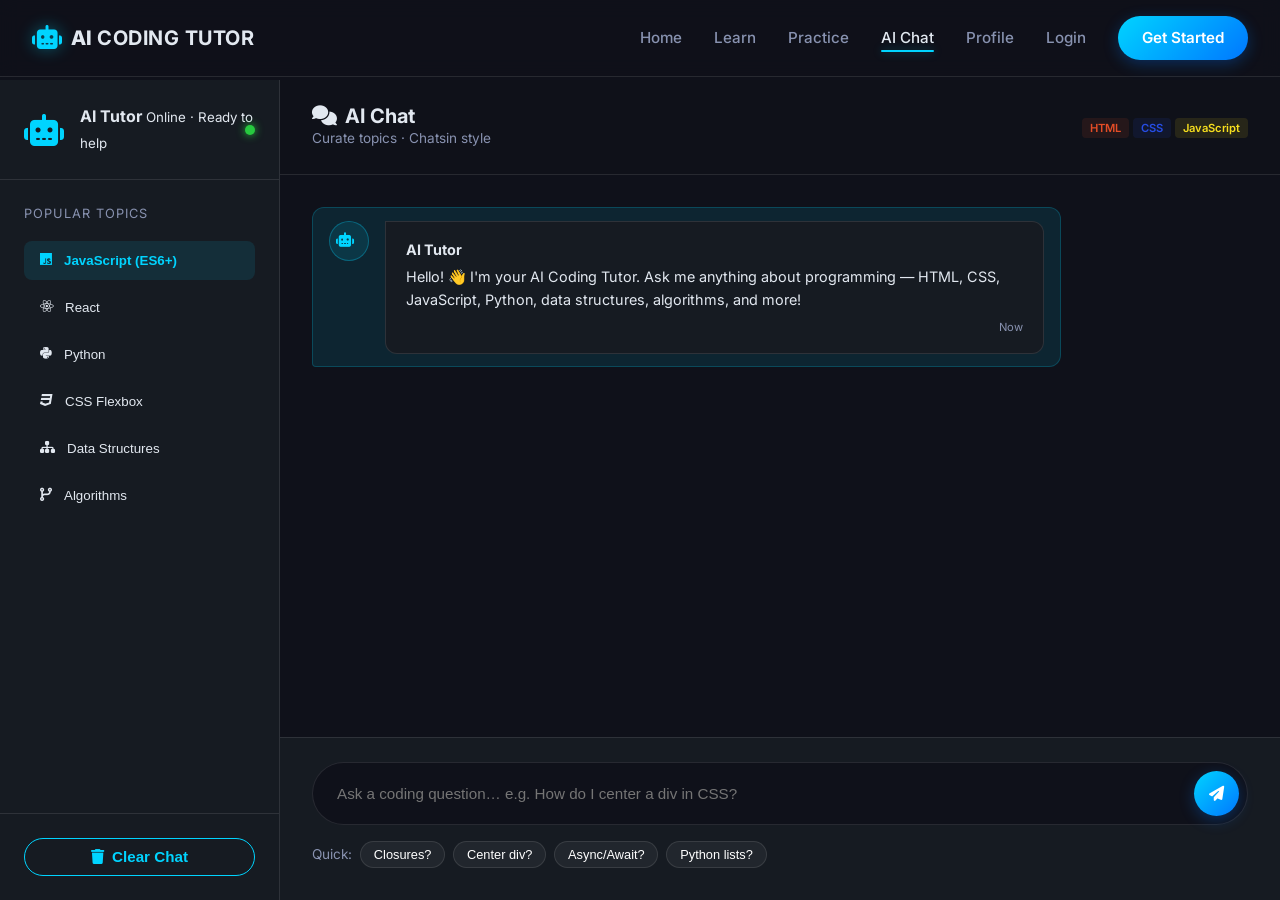
<file: code/chat.html>
<!DOCTYPE html>
<html lang="en">
<head>
  <meta charset="UTF-8" />
  <meta name="viewport" content="width=device-width, initial-scale=1.0" />
  <title>AI Chat - AI Coding Tutor</title>
  <link href="https://fonts.googleapis.com/css2?family=Inter:wght@300;400;500;600;700;800;900&family=JetBrains+Mono:wght@400;500;600&display=swap" rel="stylesheet" />
  <link rel="stylesheet" href="https://cdnjs.cloudflare.com/ajax/libs/font-awesome/6.5.0/css/all.min.css" />
  <link rel="stylesheet" href="style.css" />
</head>
<body>
  <nav class="navbar" id="navbar">
    <div class="nav-container">
      <a class="nav-brand" href="index.html">
        <span class="brand-icon"><i class="fas fa-robot"></i></span>
        <span class="brand-text">AI <strong>CODING TUTOR</strong></span>
      </a>
      <ul class="nav-links" id="navLinks">
        <li><a href="index.html" class="nav-link">Home</a></li>
        <li><a href="learn.html" class="nav-link">Learn</a></li>
        <li><a href="practice.html" class="nav-link">Practice</a></li>
        <li><a href="chat.html" class="nav-link active">AI Chat</a></li>
        <li><a href="profile.html" class="nav-link">Profile</a></li>
        <li><a href="login.html" class="nav-link">Login</a></li>
        <li><a href="learn.html" class="btn btn-primary nav-cta">Get Started</a></li>
      </ul>
      <button class="hamburger" id="hamburger"><span></span><span></span><span></span></button>
    </div>
  </nav>

  <main id="appRoot">
    <section class="page active">
      <div class="chat-layout">
        <div class="chat-sidebar">
          <div class="chat-sidebar-header">
            <i class="fas fa-robot"></i>
            <div>
              <strong>AI Tutor</strong>
              <small>Online · Ready to help</small>
            </div>
            <span class="status-dot"></span>
          </div>
          <div class="topic-list">
            <p class="topic-label">Popular Topics</p>
            <button class="topic-btn active" data-topic="JavaScript (ES6+)"><i class="fab fa-js"></i> JavaScript (ES6+)</button>
            <button class="topic-btn" data-topic="React"><i class="fab fa-react"></i> React</button>
            <button class="topic-btn" data-topic="Python"><i class="fab fa-python"></i> Python</button>
            <button class="topic-btn" data-topic="CSS Flexbox"><i class="fab fa-css3"></i> CSS Flexbox</button>
            <button class="topic-btn" data-topic="Data Structures"><i class="fas fa-sitemap"></i> Data Structures</button>
            <button class="topic-btn" data-topic="Algorithms"><i class="fas fa-code-branch"></i> Algorithms</button>
          </div>
          <div class="chat-sidebar-footer">
            <button class="btn btn-outline" id="clearChatBtn" style="width:100%"><i class="fas fa-trash"></i> Clear Chat</button>
          </div>
        </div>
        <div class="chat-main">
          <div class="chat-header">
            <div class="chat-header-info">
              <h2><i class="fas fa-comments"></i> AI Chat</h2>
              <p>Curate topics · Chatsin style</p>
            </div>
            <div class="chat-header-tags">
              <span class="tag html" style="background:rgba(228,77,38,0.1); color:#e44d26;">HTML</span>
              <span class="tag css" style="background:rgba(38,77,228,0.1); color:#264de4;">CSS</span>
              <span class="tag js" style="background:rgba(247,223,30,0.1); color:#f7df1e;">JavaScript</span>
            </div>
          </div>
          <div class="chat-messages" id="chatMessages">
            <div class="chat-msg ai-msg">
              <div class="msg-avatar"><i class="fas fa-robot"></i></div>
              <div class="msg-bubble">
                <strong>AI Tutor</strong>
                <p>Hello! 👋 I'm your AI Coding Tutor. Ask me anything about programming — HTML, CSS, JavaScript, Python, data structures, algorithms, and more!</p>
                <span class="msg-time">Now</span>
              </div>
            </div>
          </div>
          <div class="chat-input-area">
            <div class="chat-input-wrap">
              <input type="text" id="chatInput" placeholder="Ask a coding question… e.g. How do I center a div in CSS?" />
              <button class="btn btn-primary" id="sendChatBtn"><i class="fas fa-paper-plane"></i></button>
            </div>
            <div class="quick-prompts">
              <span>Quick:</span>
              <button class="qp-btn" data-q="What is a closure in JavaScript?">Closures?</button>
              <button class="qp-btn" data-q="How to center a div in CSS?">Center div?</button>
              <button class="qp-btn" data-q="Explain async/await in JavaScript">Async/Await?</button>
              <button class="qp-btn" data-q="What are Python list comprehensions?">Python lists?</button>
            </div>
          </div>
        </div>
      </div>
    </section>
  </main>
  
  <script src="script.js"></script>
  <script>
    document.addEventListener('DOMContentLoaded', () => {
      const chatMessages = document.getElementById('chatMessages');
      const chatInput = document.getElementById('chatInput');
      const sendChatBtn = document.getElementById('sendChatBtn');
      const clearChatBtn = document.getElementById('clearChatBtn');

      function addChatMsg(text, isUser=false) {
        if(!text) return;
        const time = new Date().toLocaleTimeString([], {hour: '2-digit', minute:'2-digit'});
        const msgClass = isUser ? 'user-msg' : 'ai-msg';
        const author = isUser ? 'You' : 'AI Tutor';
        const icon = isUser ? '<i class="fas fa-user-astronaut"></i>' : '<i class="fas fa-robot"></i>';
        
        const html = '<div class="chat-msg ' + msgClass + '">' +
            '<div class="msg-avatar">' + icon + '</div>' +
            '<div class="msg-bubble">' +
              '<strong>' + author + '</strong>' +
              '<p>' + text + '</p>' +
              '<span class="msg-time">' + time + '</span>' +
            '</div>' +
          '</div>';
          
        chatMessages.insertAdjacentHTML('beforeend', html);
        chatMessages.scrollTop = chatMessages.scrollHeight;
      }
      
      sendChatBtn.addEventListener('click', () => {
        const text = chatInput.value.trim();
        if(text) {
          addChatMsg(text, true);
          chatInput.value = '';
          setTimeout(() => addChatMsg("I'm an AI simulation. In a real app, I'd answer: " + text), 1000);
        }
      });
      
      chatInput.addEventListener('keypress', (e) => {
        if(e.key === 'Enter') sendChatBtn.click();
      });
      
      const qpBtns = document.querySelectorAll('.qp-btn');
      qpBtns.forEach(btn => {
        btn.addEventListener('click', function() {
          chatInput.value = this.getAttribute('data-q');
        });
      });
      
      clearChatBtn.addEventListener('click', () => {
        chatMessages.innerHTML = '<div class="chat-msg ai-msg">' +
            '<div class="msg-avatar"><i class="fas fa-robot"></i></div>' +
            '<div class="msg-bubble">' +
              '<strong>AI Tutor</strong>' +
              '<p>Chat cleared! How can I help you today?</p>' +
              '<span class="msg-time">Now</span>' +
            '</div>' +
          '</div>';
      });
    });
  </script>
</body>
</html>
</file>
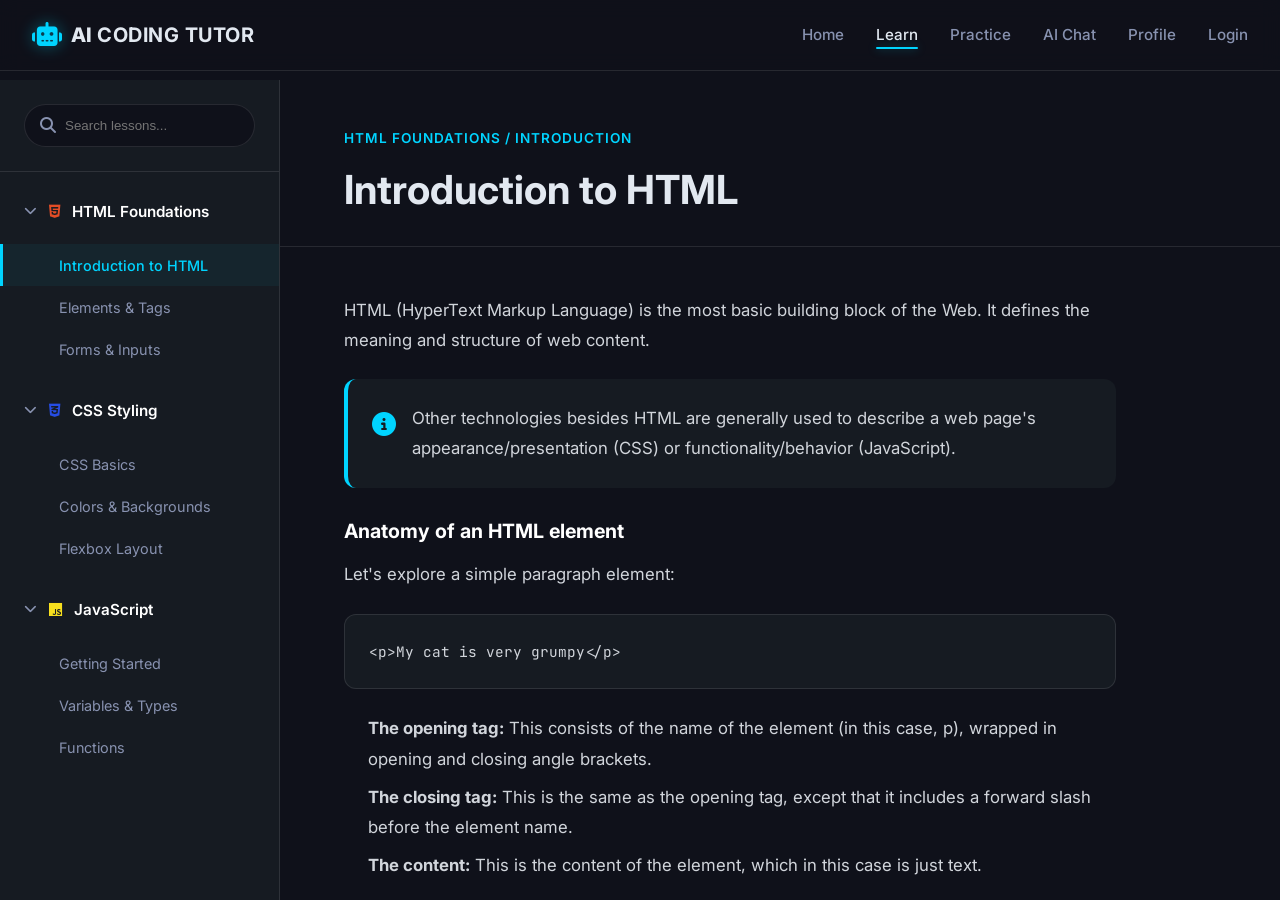
<file: code/learn.html>
<!DOCTYPE html>
<html lang="en">
<head>
  <meta charset="UTF-8" />
  <meta name="viewport" content="width=device-width, initial-scale=1.0" />
  <title>Learn - AI Coding Tutor</title>
  <link href="https://fonts.googleapis.com/css2?family=Inter:wght@300;400;500;600;700;800;900&family=JetBrains+Mono:wght@400;500;600&display=swap" rel="stylesheet" />
  <link rel="stylesheet" href="https://cdnjs.cloudflare.com/ajax/libs/font-awesome/6.5.0/css/all.min.css" />
  <link rel="stylesheet" href="style.css" />
</head>
<body class="learn-page">
  <nav class="navbar" id="navbar">
    <div class="nav-container">
      <a class="nav-brand" href="index.html">
        <span class="brand-icon"><i class="fas fa-robot"></i></span>
        <span class="brand-text">AI <strong>CODING TUTOR</strong></span>
      </a>
      <ul class="nav-links" id="navLinks">
        <li><a href="index.html" class="nav-link">Home</a></li>
        <li><a href="learn.html" class="nav-link active">Learn</a></li>
        <li><a href="practice.html" class="nav-link">Practice</a></li>
        <li><a href="chat.html" class="nav-link">AI Chat</a></li>
        <li><a href="profile.html" class="nav-link">Profile</a></li>
        <li><a href="login.html" class="nav-link">Login</a></li>
      </ul>
      <button class="hamburger" id="hamburger"><span></span><span></span><span></span></button>
    </div>
  </nav>

  <main id="appRoot">
    <section class="page active" style="padding-top: 0;">
      <div class="doc-layout">
        <!-- Sidebar Navigation -->
        <aside class="doc-sidebar">
          <div class="doc-search">
            <i class="fas fa-search"></i>
            <input type="text" id="docSearch" placeholder="Search lessons..." />
          </div>
          <div class="doc-nav">
            <!-- HTML Section -->
            <div class="doc-category expanded">
              <div class="doc-category-header">
                <i class="fas fa-chevron-down toggle-icon"></i>
                <i class="fab fa-html5" style="color:#e44d26"></i> HTML Foundations
              </div>
              <ul class="doc-category-list">
                <li class="doc-item active" data-doc="html-intro">Introduction to HTML</li>
                <li class="doc-item" data-doc="html-elements">Elements & Tags</li>
                <li class="doc-item" data-doc="html-forms">Forms & Inputs</li>
              </ul>
            </div>
            <!-- CSS Section -->
            <div class="doc-category expanded">
              <div class="doc-category-header">
                <i class="fas fa-chevron-down toggle-icon"></i>
                <i class="fab fa-css3-alt" style="color:#264de4"></i> CSS Styling
              </div>
              <ul class="doc-category-list">
                <li class="doc-item" data-doc="css-intro">CSS Basics</li>
                <li class="doc-item" data-doc="css-colors">Colors & Backgrounds</li>
                <li class="doc-item" data-doc="css-flexbox">Flexbox Layout</li>
              </ul>
            </div>
            <!-- JavaScript Section -->
            <div class="doc-category expanded">
              <div class="doc-category-header">
                <i class="fas fa-chevron-down toggle-icon"></i>
                <i class="fab fa-js" style="color:#f7df1e"></i> JavaScript
              </div>
              <ul class="doc-category-list">
                <li class="doc-item" data-doc="js-intro">Getting Started</li>
                <li class="doc-item" data-doc="js-vars">Variables & Types</li>
                <li class="doc-item" data-doc="js-functions">Functions</li>
              </ul>
            </div>
          </div>
        </aside>

        <!-- Main Content Area -->
        <div class="doc-main">
          <div class="doc-header">
            <div class="doc-breadcrumb" id="docBreadcrumb">HTML Foundations / Introduction</div>
            <h1 id="docTitle">Introduction to HTML</h1>
          </div>
          <div class="doc-content" id="docContent">
            <!-- Content injected via JS -->
          </div>
          <div class="doc-footer">
            <button class="btn btn-outline" id="prevTopicBtn" disabled><i class="fas fa-arrow-left"></i> Previous Topic</button>
            <button class="btn btn-primary" id="nextTopicBtn">Next Topic <i class="fas fa-arrow-right"></i></button>
          </div>
        </div>
      </div>
    </section>
  </main>
  
  <script src="script.js"></script>
  <script>
    // Documentation Database
    const docsDB = {
      'html-intro': {
        title: 'Introduction to HTML',
        breadcrumb: 'HTML Foundations / Introduction',
        content: `
          <p>HTML (HyperText Markup Language) is the most basic building block of the Web. It defines the meaning and structure of web content.</p>
          <div class="doc-alert info">
            <div class="alert-icon"><i class="fas fa-info-circle"></i></div>
            <div class="alert-content">Other technologies besides HTML are generally used to describe a web page's appearance/presentation (CSS) or functionality/behavior (JavaScript).</div>
          </div>
          <h3>Anatomy of an HTML element</h3>
          <p>Let's explore a simple paragraph element:</p>
          <pre><code>&lt;p&gt;My cat is very grumpy&lt;/p&gt;</code></pre>
          <ul>
            <li><strong>The opening tag:</strong> This consists of the name of the element (in this case, p), wrapped in opening and closing angle brackets.</li>
            <li><strong>The closing tag:</strong> This is the same as the opening tag, except that it includes a forward slash before the element name.</li>
            <li><strong>The content:</strong> This is the content of the element, which in this case is just text.</li>
          </ul>
        `
      },
      'html-elements': {
        title: 'Elements & Tags',
        breadcrumb: 'HTML Foundations / Elements & Tags',
        content: `
          <p>HTML uses "markup" to annotate text, images, and other content for display in a Web browser.</p>
          <h3>Block-level vs Inline Elements</h3>
          <p>Block-level elements form a visible block on a page — they will appear on a new line from whatever content went before it. Examples include <code>&lt;div&gt;</code>, <code>&lt;h1&gt;</code>, and <code>&lt;p&gt;</code>.</p>
          <p>Inline elements are those that are contained within block-level elements and surround only small parts of the document's content. Examples include <code>&lt;span&gt;</code>, <code>&lt;a&gt;</code>, and <code>&lt;strong&gt;</code>.</p>
        `
      },
      'html-forms': {
        title: 'Forms & Inputs',
        breadcrumb: 'HTML Foundations / Forms & Inputs',
        content: `
          <p>HTML forms are used to collect user input. The user input is most often sent to a server for processing.</p>
          <pre><code>&lt;form action="/submit" method="POST"&gt;
  &lt;label for="fname"&gt;First name:&lt;/label&gt;
  &lt;input type="text" id="fname" name="fname"&gt;&lt;br&gt;&lt;br&gt;
  &lt;input type="submit" value="Submit"&gt;
&lt;/form&gt;</code></pre>
          <div class="doc-alert tip">
            <div class="alert-icon"><i class="fas fa-lightbulb"></i></div>
            <div class="alert-content">Always use the <code>&lt;label&gt;</code> tag alongside your inputs to improve accessibility and make clickable areas larger.</div>
          </div>
        `
      },
      'css-intro': {
        title: 'CSS Basics',
        breadcrumb: 'CSS Styling / CSS Basics',
        content: `
          <p>Cascading Style Sheets (CSS) is a stylesheet language used to describe the presentation of a document written in HTML.</p>
          <h3>The Box Model</h3>
          <p>All HTML elements can be considered as boxes. In CSS, the term "box model" is used when talking about design and layout.</p>
          <div class="doc-image-placeholder">
            <i class="fas fa-box" style="font-size: 3rem; margin-bottom: 1rem; color: var(--primary);"></i>
            <p>Margin > Border > Padding > Content</p>
          </div>
        `
      },
      'css-colors': {
        title: 'Colors & Backgrounds',
        breadcrumb: 'CSS Styling / Colors',
        content: `
          <p>CSS allows you to apply colors to almost any element using various color formats.</p>
          <pre><code>.my-text {
  color: #00d4ff; /* Named color or Hex */
  background-color: rgb(15, 17, 26);
}</code></pre>
          <h3>Color Formats</h3>
          <ol>
            <li><strong>Hexadecimal:</strong> <code>#ff0000</code></li>
            <li><strong>RGB/RGBA:</strong> <code>rgba(255, 0, 0, 0.5)</code></li>
            <li><strong>HSL/HSLA:</strong> <code>hsl(0, 100%, 50%)</code></li>
          </ol>
        `
      },
      'css-flexbox': {
        title: 'Flexbox Layout',
        breadcrumb: 'CSS Styling / Flexbox',
        content: `
          <p>The Flexible Box Layout Module, makes it easier to design flexible responsive layout structure without using float or positioning.</p>
          <pre><code>.flex-container {
  display: flex;
  justify-content: center;
  align-items: center;
}</code></pre>
          <div class="doc-alert info">
            <div class="alert-icon"><i class="fas fa-rocket"></i></div>
            <div class="alert-content">Flexbox is a 1-dimensional layout model. If you need 2-dimensional layouts (rows AND columns simultaneously), consider CSS Grid.</div>
          </div>
        `
      },
      'js-intro': {
        title: 'Getting Started with JS',
        breadcrumb: 'JavaScript / Getting Started',
        content: `
          <p>JavaScript is a scripting language that enables you to create dynamically updating content, control multimedia, animate images, and pretty much everything else.</p>
          <h3>Adding JS to your page</h3>
          <pre><code>&lt;script src="script.js"&gt;&lt;/script&gt;</code></pre>
          <p>Usually, we link JavaScript just before the closing <code>&lt;/body&gt;</code> tag to ensure all HTML is parsed before the script runs.</p>
        `
      },
      'js-vars': {
        title: 'Variables & Types',
        breadcrumb: 'JavaScript / Variables',
        content: `
          <p>Variables are containers for storing data values.</p>
          <pre><code>let message = "Hello, World!";
const PI = 3.14159;
var oldWay = true; // Try to avoid 'var'</code></pre>
          <div class="doc-alert tip">
            <div class="alert-icon"><i class="fas fa-lightbulb"></i></div>
            <div class="alert-content">Always use <code>const</code> by default, and only use <code>let</code> if you know the value will need to be reassigned later.</div>
          </div>
        `
      },
      'js-functions': {
        title: 'Functions',
        breadcrumb: 'JavaScript / Functions',
        content: `
          <p>A JavaScript function is a block of code designed to perform a particular task.</p>
          <h3>Arrow Functions</h3>
          <p>Arrow functions were introduced in ES6, allowing a shorter syntax to write function expressions.</p>
          <pre><code>// Traditional Function
function add(a, b) {
  return a + b;
}

// Arrow Function
const addArrow = (a, b) => a + b;</code></pre>
        `
      }
    };

    document.addEventListener('DOMContentLoaded', () => {
      const docItems = document.querySelectorAll('.doc-item');
      const docTitle = document.getElementById('docTitle');
      const docBreadcrumb = document.getElementById('docBreadcrumb');
      const docContent = document.getElementById('docContent');
      const prevBtn = document.getElementById('prevTopicBtn');
      const nextBtn = document.getElementById('nextTopicBtn');
      const docSearch = document.getElementById('docSearch');
      
      const orderedDocs = Array.from(docItems).map(item => item.getAttribute('data-doc'));
      let currentIndex = 0;

      function loadDoc(docId) {
        const docInfo = docsDB[docId];
        if(!docInfo) return;

        docTitle.innerHTML = docInfo.title;
        docBreadcrumb.innerHTML = docInfo.breadcrumb;
        docContent.innerHTML = docInfo.content;
        docContent.style.animation = 'none';
        docContent.offsetHeight; // Trigger reflow
        docContent.style.animation = 'fadeIn 0.3s ease-out';

        // Update active class in sidebar
        docItems.forEach(item => {
          if(item.getAttribute('data-doc') === docId) {
            item.classList.add('active');
            let parentCategory = item.closest('.doc-category');
            if(parentCategory) parentCategory.classList.add('expanded');
          } else {
            item.classList.remove('active');
          }
        });

        // Update buttons state
        currentIndex = orderedDocs.indexOf(docId);
        prevBtn.disabled = currentIndex === 0;
        nextBtn.disabled = currentIndex === orderedDocs.length - 1;
      }

      // Sidebar Click handlers
      docItems.forEach(item => {
        item.addEventListener('click', () => {
          const docId = item.getAttribute('data-doc');
          loadDoc(docId);
        });
      });

      // Category Toggle
      const categoryHeaders = document.querySelectorAll('.doc-category-header');
      categoryHeaders.forEach(header => {
        header.addEventListener('click', () => {
          header.parentElement.classList.toggle('expanded');
        });
      });

      // Previous / Next Buttons
      prevBtn.addEventListener('click', () => {
        if(currentIndex > 0) loadDoc(orderedDocs[currentIndex - 1]);
      });
      nextBtn.addEventListener('click', () => {
        if(currentIndex < orderedDocs.length - 1) loadDoc(orderedDocs[currentIndex + 1]);
      });

      // Search functionality
      docSearch.addEventListener('input', (e) => {
        const term = e.target.value.toLowerCase();
        docItems.forEach(item => {
          const text = item.textContent.toLowerCase();
          if(text.includes(term)) {
            item.style.display = 'block';
            item.closest('.doc-category').classList.add('expanded');
            item.closest('.doc-category').style.display = 'block';
          } else {
            item.style.display = 'none';
          }
        });

        // Hide empty categories
        document.querySelectorAll('.doc-category').forEach(cat => {
          const visibleItems = cat.querySelectorAll('.doc-item[style="display: block;"], .doc-item:not([style*="none"])');
          if(visibleItems.length === 0 && term !== '') {
            cat.style.display = 'none';
          } else {
            cat.style.display = 'block';
          }
        });
      });

      // Initially load the first doc
      if(orderedDocs.length > 0) {
        loadDoc(orderedDocs[0]);
      }
    });
  </script>
</body>
</html>
</file>
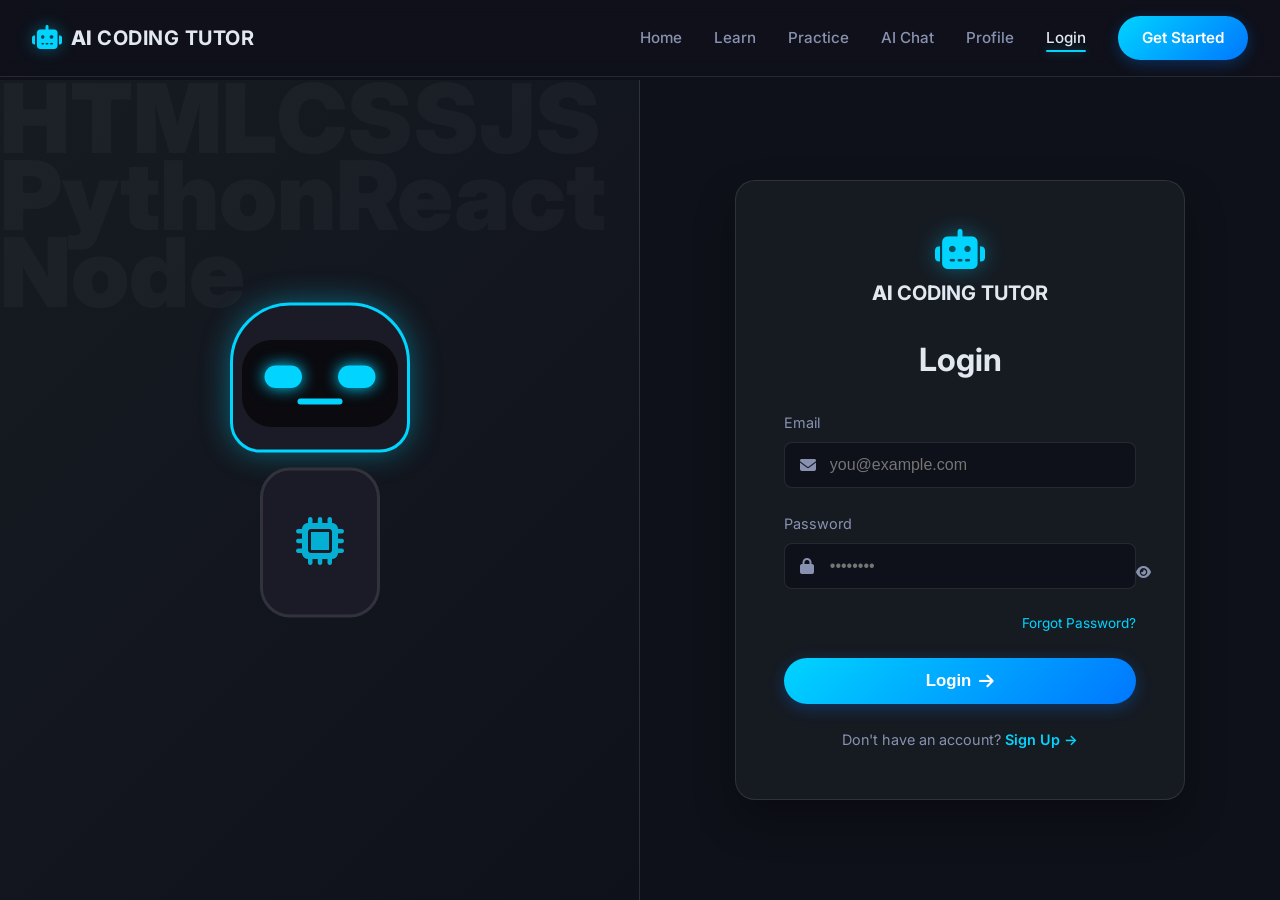
<file: code/login.html>
<!DOCTYPE html>
<html lang="en">
<head>
  <meta charset="UTF-8" />
  <meta name="viewport" content="width=device-width, initial-scale=1.0" />
  <title>Login - AI Coding Tutor</title>
  <link href="https://fonts.googleapis.com/css2?family=Inter:wght@300;400;500;600;700;800;900&family=JetBrains+Mono:wght@400;500;600&display=swap" rel="stylesheet" />
  <link rel="stylesheet" href="https://cdnjs.cloudflare.com/ajax/libs/font-awesome/6.5.0/css/all.min.css" />
  <link rel="stylesheet" href="style.css" />
</head>
<body>
  <nav class="navbar" id="navbar">
    <div class="nav-container">
      <a class="nav-brand" href="index.html">
        <span class="brand-icon"><i class="fas fa-robot"></i></span>
        <span class="brand-text">AI <strong>CODING TUTOR</strong></span>
      </a>
      <ul class="nav-links" id="navLinks">
        <li><a href="index.html" class="nav-link">Home</a></li>
        <li><a href="learn.html" class="nav-link">Learn</a></li>
        <li><a href="practice.html" class="nav-link">Practice</a></li>
        <li><a href="chat.html" class="nav-link">AI Chat</a></li>
        <li><a href="profile.html" class="nav-link">Profile</a></li>
        <li><a href="login.html" class="nav-link active">Login</a></li>
        <li><a href="learn.html" class="btn btn-primary nav-cta">Get Started</a></li>
      </ul>
      <button class="hamburger" id="hamburger"><span></span><span></span><span></span></button>
    </div>
  </nav>

  <main id="appRoot">
    <section class="page active">
      <div class="auth-layout">
        <div class="auth-visual">
          <div class="auth-robot">
            <div class="floating-robot large">
              <div class="robot-head">
                <div class="robot-face">
                  <div class="robot-eye left"></div>
                  <div class="robot-eye right"></div>
                  <div class="robot-mouth"></div>
                </div>
              </div>
              <div class="robot-body">
                <div class="robot-chest"><i class="fas fa-microchip"></i></div>
              </div>
            </div>
          </div>
          <div class="auth-bg-text">
            <span>HTML</span><span>CSS</span><span>JS</span><span>Python</span><span>React</span><span>Node</span>
          </div>
        </div>
        <div class="auth-card">
          <div class="auth-card-inner" id="authCardInner">
            <!-- Login Form -->
            <div class="auth-form-wrap active" id="loginForm">
              <div class="auth-logo">
                <i class="fas fa-robot"></i>
                <span>AI <strong>CODING TUTOR</strong></span>
              </div>
              <h2>Login</h2>
              <form id="loginFormEl">
                <div class="form-group">
                  <label>Email</label>
                  <div class="input-wrap">
                    <i class="fas fa-envelope"></i>
                    <input type="email" id="loginEmail" placeholder="you@example.com" required />
                  </div>
                </div>
                <div class="form-group">
                  <label>Password</label>
                  <div class="input-wrap">
                    <i class="fas fa-lock"></i>
                    <input type="password" id="loginPassword" placeholder="••••••••" required />
                    <button type="button" class="toggle-pw" id="toggleLoginPw"><i class="fas fa-eye"></i></button>
                  </div>
                </div>
                <a class="forgot-link" href="#">Forgot Password?</a>
                <button type="submit" class="btn btn-primary btn-lg" style="width:100%">Login <i class="fas fa-arrow-right"></i></button>
              </form>
              <p class="auth-switch">Don't have an account? <a href="#" id="goToSignup">Sign Up →</a></p>
            </div>
            <!-- Signup Form -->
            <div class="auth-form-wrap" id="signupForm" style="display:none;">
              <div class="auth-logo">
                <i class="fas fa-robot"></i>
                <span>AI <strong>CODING TUTOR</strong></span>
              </div>
              <h2>Sign Up</h2>
              <form id="signupFormEl">
                <div class="form-group">
                  <label>Username</label>
                  <div class="input-wrap">
                    <i class="fas fa-user"></i>
                    <input type="text" id="signupName" placeholder="codewizard" required />
                  </div>
                </div>
                <div class="form-group">
                  <label>Email</label>
                  <div class="input-wrap">
                    <i class="fas fa-envelope"></i>
                    <input type="email" id="signupEmail" placeholder="you@example.com" required />
                  </div>
                </div>
                <div class="form-group">
                  <label>Password</label>
                  <div class="input-wrap">
                    <i class="fas fa-lock"></i>
                    <input type="password" id="signupPassword" placeholder="••••••••" required />
                    <button type="button" class="toggle-pw" id="toggleSignupPw"><i class="fas fa-eye"></i></button>
                  </div>
                </div>
                <button type="submit" class="btn btn-primary btn-lg" style="width:100%">Create Account <i class="fas fa-arrow-right"></i></button>
              </form>
              <p class="auth-switch">Already have an account? <a href="#" id="goToLogin">Login →</a></p>
            </div>
          </div>
        </div>
      </div>
    </section>
  </main>
  
  <script src="script.js"></script>
  <script>
    document.addEventListener('DOMContentLoaded', () => {
      const loginForm = document.getElementById('loginForm');
      const signupForm = document.getElementById('signupForm');
      const goToSignup = document.getElementById('goToSignup');
      const goToLogin = document.getElementById('goToLogin');
      
      goToSignup.addEventListener('click', (e) => {
        e.preventDefault();
        loginForm.style.display = 'none';
        signupForm.style.display = 'block';
      });
      
      goToLogin.addEventListener('click', (e) => {
        e.preventDefault();
        signupForm.style.display = 'none';
        loginForm.style.display = 'block';
      });

      document.getElementById('loginFormEl').addEventListener('submit', (e) => {
        e.preventDefault();
        window.location.href = 'learn.html';
      });

      document.getElementById('signupFormEl').addEventListener('submit', (e) => {
        e.preventDefault();
        window.location.href = 'thankyou.html';
      });
      
      const toggles = document.querySelectorAll('.toggle-pw');
      toggles.forEach(toggle => {
        toggle.addEventListener('click', function() {
          const input = this.previousElementSibling;
          if(input.getAttribute('type') === 'password') {
            input.setAttribute('type', 'text');
            this.innerHTML = '<i class="fas fa-eye-slash"></i>';
          } else {
            input.setAttribute('type', 'password');
            this.innerHTML = '<i class="fas fa-eye"></i>';
          }
        });
      });
    });
  </script>
</body>
</html>
</file>
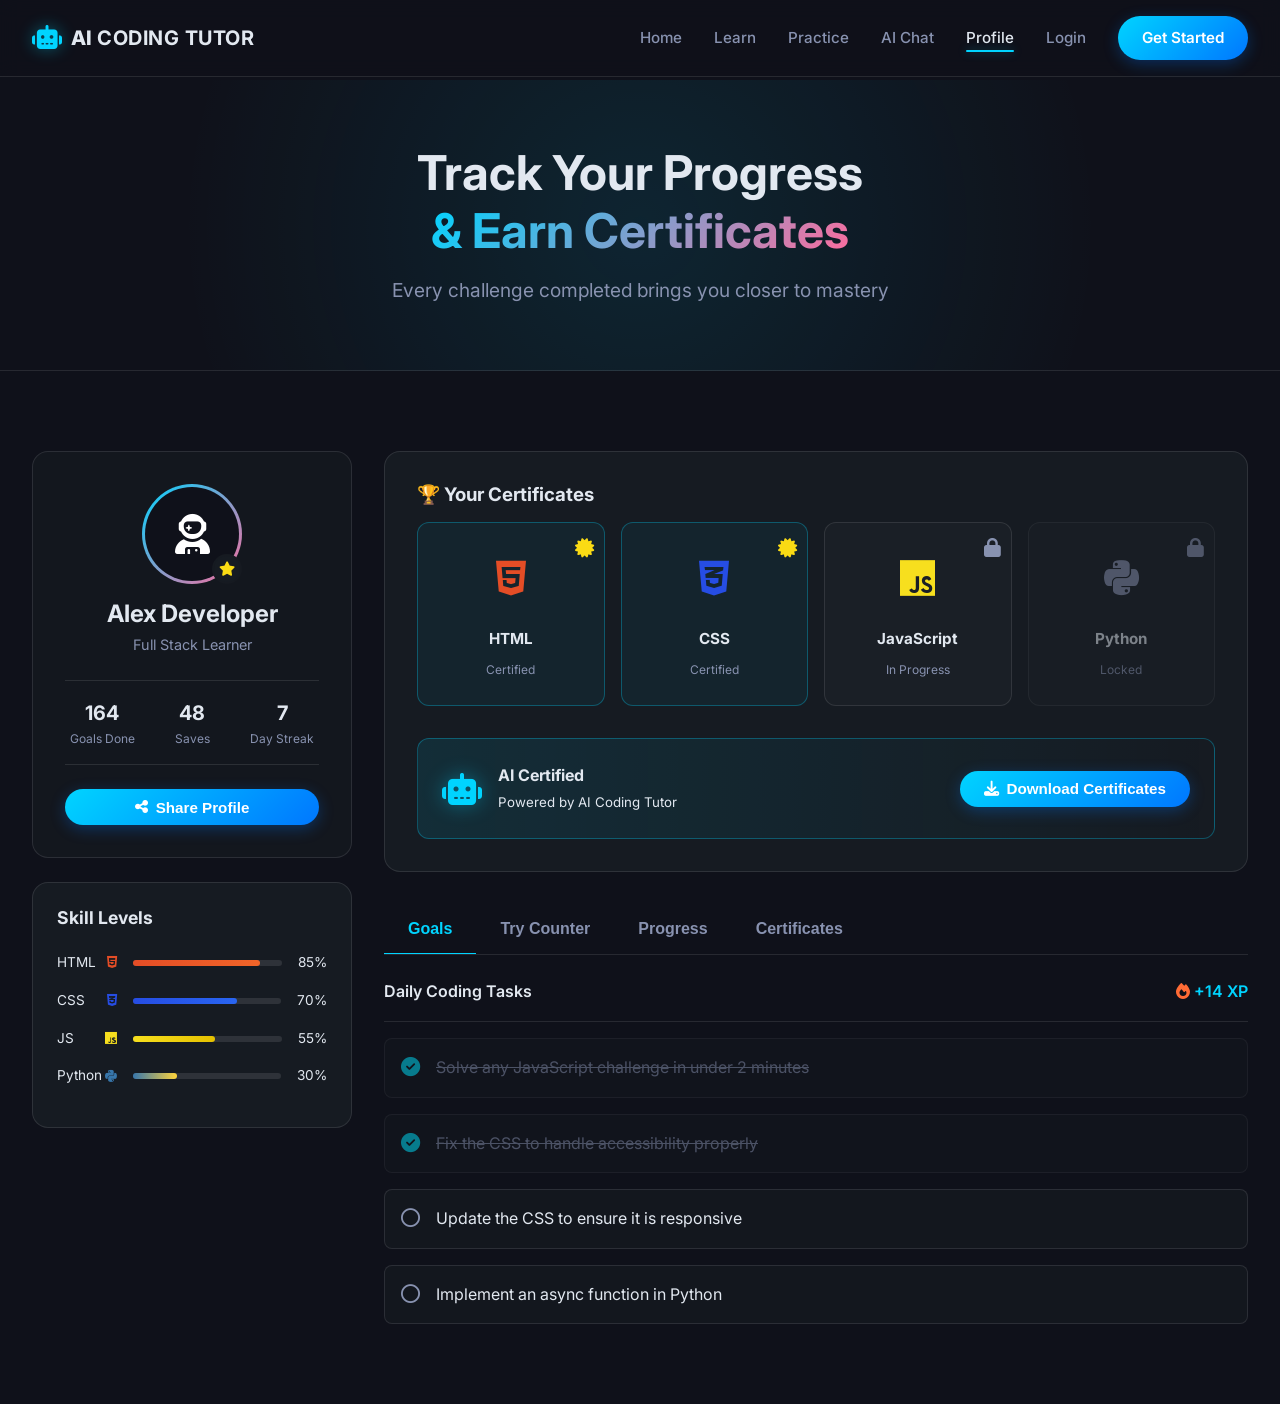
<file: code/profile.html>
<!DOCTYPE html>
<html lang="en">
<head>
  <meta charset="UTF-8" />
  <meta name="viewport" content="width=device-width, initial-scale=1.0" />
  <title>Profile - AI Coding Tutor</title>
  <link href="https://fonts.googleapis.com/css2?family=Inter:wght@300;400;500;600;700;800;900&family=JetBrains+Mono:wght@400;500;600&display=swap" rel="stylesheet" />
  <link rel="stylesheet" href="https://cdnjs.cloudflare.com/ajax/libs/font-awesome/6.5.0/css/all.min.css" />
  <link rel="stylesheet" href="style.css" />
</head>
<body>
  <nav class="navbar" id="navbar">
    <div class="nav-container">
      <a class="nav-brand" href="index.html">
        <span class="brand-icon"><i class="fas fa-robot"></i></span>
        <span class="brand-text">AI <strong>CODING TUTOR</strong></span>
      </a>
      <ul class="nav-links" id="navLinks">
        <li><a href="index.html" class="nav-link">Home</a></li>
        <li><a href="learn.html" class="nav-link">Learn</a></li>
        <li><a href="practice.html" class="nav-link">Practice</a></li>
        <li><a href="chat.html" class="nav-link">AI Chat</a></li>
        <li><a href="profile.html" class="nav-link active">Profile</a></li>
        <li><a href="login.html" class="nav-link">Login</a></li>
        <li><a href="learn.html" class="btn btn-primary nav-cta">Get Started</a></li>
      </ul>
      <button class="hamburger" id="hamburger"><span></span><span></span><span></span></button>
    </div>
  </nav>

  <main id="appRoot">
    <section class="page active">
      <div class="page-hero gradient-hero">
        <h1>Track Your Progress<br><span class="gradient-text">&amp; Earn Certificates</span></h1>
        <p>Every challenge completed brings you closer to mastery</p>
      </div>
      <div class="section">
        <div class="section-container">
          <div class="profile-layout">
            <div class="profile-left">
              <div class="profile-card">
                <div class="profile-avatar">
                  <div class="avatar-ring">
                    <i class="fas fa-user-astronaut"></i>
                  </div>
                  <div class="profile-badge-icon"><i class="fas fa-star" style="color:#fadb14"></i></div>
                </div>
                <h3 class="profile-name">Alex Developer</h3>
                <p class="profile-title">Full Stack Learner</p>
                <div class="profile-stats">
                  <div class="ps-item"><strong id="goalsCount">164</strong><small>Goals Done</small></div>
                  <div class="ps-item"><strong id="savesCount">48</strong><small>Saves</small></div>
                  <div class="ps-item"><strong id="streakCount">7</strong><small>Day Streak</small></div>
                </div>
                <button class="btn btn-primary" style="width:100%"><i class="fas fa-share-alt"></i> Share Profile</button>
              </div>

              <div class="skills-card">
                <h4>Skill Levels</h4>
                <div class="skill-row"><span>HTML <i class="fab fa-html5" style="color:#e44d26"></i></span><div class="skill-bar"><div class="skill-fill" data-w="85" style="width:85%; background:linear-gradient(90deg, #e44d26, #f16529)"></div></div><span>85%</span></div>
                <div class="skill-row"><span>CSS <i class="fab fa-css3-alt" style="color:#264de4"></i></span><div class="skill-bar"><div class="skill-fill" data-w="70" style="width:70%; background:linear-gradient(90deg, #264de4, #2965f1)"></div></div><span>70%</span></div>
                <div class="skill-row"><span>JS <i class="fab fa-js" style="color:#f7df1e"></i></span><div class="skill-bar"><div class="skill-fill" data-w="55" style="width:55%; background:linear-gradient(90deg, #f7df1e, #e5c100)"></div></div><span>55%</span></div>
                <div class="skill-row"><span>Python <i class="fab fa-python" style="color:#3776ab"></i></span><div class="skill-bar"><div class="skill-fill" data-w="30" style="width:30%; background:linear-gradient(90deg, #3776ab, #ffd43b)"></div></div><span>30%</span></div>
              </div>
            </div>

            <div class="profile-right">
              <div class="certs-section">
                <h3>🏆 Your Certificates</h3>
                <div class="certs-grid">
                  <div class="cert-card earned">
                    <div class="cert-icon" style="color:#e44d26"><i class="fab fa-html5"></i></div>
                    <div class="cert-badge" style="color:#fadb14"><i class="fas fa-certificate"></i></div>
                    <strong>HTML</strong><small>Certified</small>
                  </div>
                  <div class="cert-card earned">
                    <div class="cert-icon" style="color:#264de4"><i class="fab fa-css3-alt"></i></div>
                    <div class="cert-badge" style="color:#fadb14"><i class="fas fa-certificate"></i></div>
                    <strong>CSS</strong><small>Certified</small>
                  </div>
                  <div class="cert-card in-progress">
                    <div class="cert-icon" style="color:#f7df1e"><i class="fab fa-js"></i></div>
                    <div class="cert-badge locked" style="color:#8892b0"><i class="fas fa-lock"></i></div>
                    <strong>JavaScript</strong><small>In Progress</small>
                  </div>
                  <div class="cert-card locked">
                    <div class="cert-icon dim" style="color:#8892b0"><i class="fab fa-python"></i></div>
                    <div class="cert-badge locked" style="color:#8892b0"><i class="fas fa-lock"></i></div>
                    <strong>Python</strong><small>Locked</small>
                  </div>
                </div>
                <div class="ai-certified-banner">
                  <div class="ai-cert-left">
                    <i class="fas fa-robot"></i>
                    <div><strong>AI Certified</strong><br><small>Powered by AI Coding Tutor</small></div>
                  </div>
                  <button class="btn btn-primary" id="downloadCertBtn"><i class="fas fa-download"></i> Download Certificates</button>
                </div>
              </div>

              <div class="profile-tabs">
                <button class="tab-btn active" data-ptab="goals">Goals</button>
                <button class="tab-btn" data-ptab="try-counter">Try Counter</button>
                <button class="tab-btn" data-ptab="progress">Progress</button>
                <button class="tab-btn" data-ptab="certificates">Certificates</button>
              </div>
              <div class="profile-tab-content">
                <div class="ptab active" id="ptab-goals">
                  <div class="daily-tasks">
                    <div class="task-header"><span>Daily Coding Tasks</span><span class="task-meta" style="color:#00d4ff"><i class="fas fa-fire" style="color:#ff6b35"></i> +14 XP</span></div>
                    <div class="task-item completed" style="opacity:0.5"><i class="fas fa-check-circle" style="color:#00e5ff"></i> <span>Solve any JavaScript challenge in under 2 minutes</span></div>
                    <div class="task-item completed" style="opacity:0.5"><i class="fas fa-check-circle" style="color:#00e5ff"></i> <span>Fix the CSS to handle accessibility properly</span></div>
                    <div class="task-item"><i class="far fa-circle"></i> <span>Update the CSS to ensure it is responsive</span></div>
                    <div class="task-item"><i class="far fa-circle"></i> <span>Implement an async function in Python</span></div>
                  </div>
                </div>
                <div class="ptab" id="ptab-try-counter">
                  <p class="coming-soon">📊 Try counter analytics coming soon!</p>
                </div>
                <div class="ptab" id="ptab-progress">
                  <p class="coming-soon">📈 Detailed progress charts coming soon!</p>
                </div>
                <div class="ptab" id="ptab-certificates">
                  <p class="coming-soon">🏅 All certificates view coming soon!</p>
                </div>
              </div>
            </div>
          </div>
        </div>
      </div>
    </section>
  </main>
  
  <script src="script.js"></script>
  <script>
    document.addEventListener('DOMContentLoaded', () => {
      const tabs = document.querySelectorAll('.tab-btn');
      const ptabs = document.querySelectorAll('.ptab');
      
      tabs.forEach(tab => {
        tab.addEventListener('click', function() {
          tabs.forEach(t => t.classList.remove('active'));
          ptabs.forEach(p => p.classList.remove('active'));
          
          this.classList.add('active');
          const target = this.getAttribute('data-ptab');
          const content = document.getElementById('ptab-' + target);
          if(content) content.classList.add('active');
        });
      });
      
      const downloadBtn = document.getElementById('downloadCertBtn');
      if(downloadBtn) {
        downloadBtn.addEventListener('click', () => {
          alert('Starting certificate download...');
        });
      }
    });
  </script>
</body>
</html>
</file>
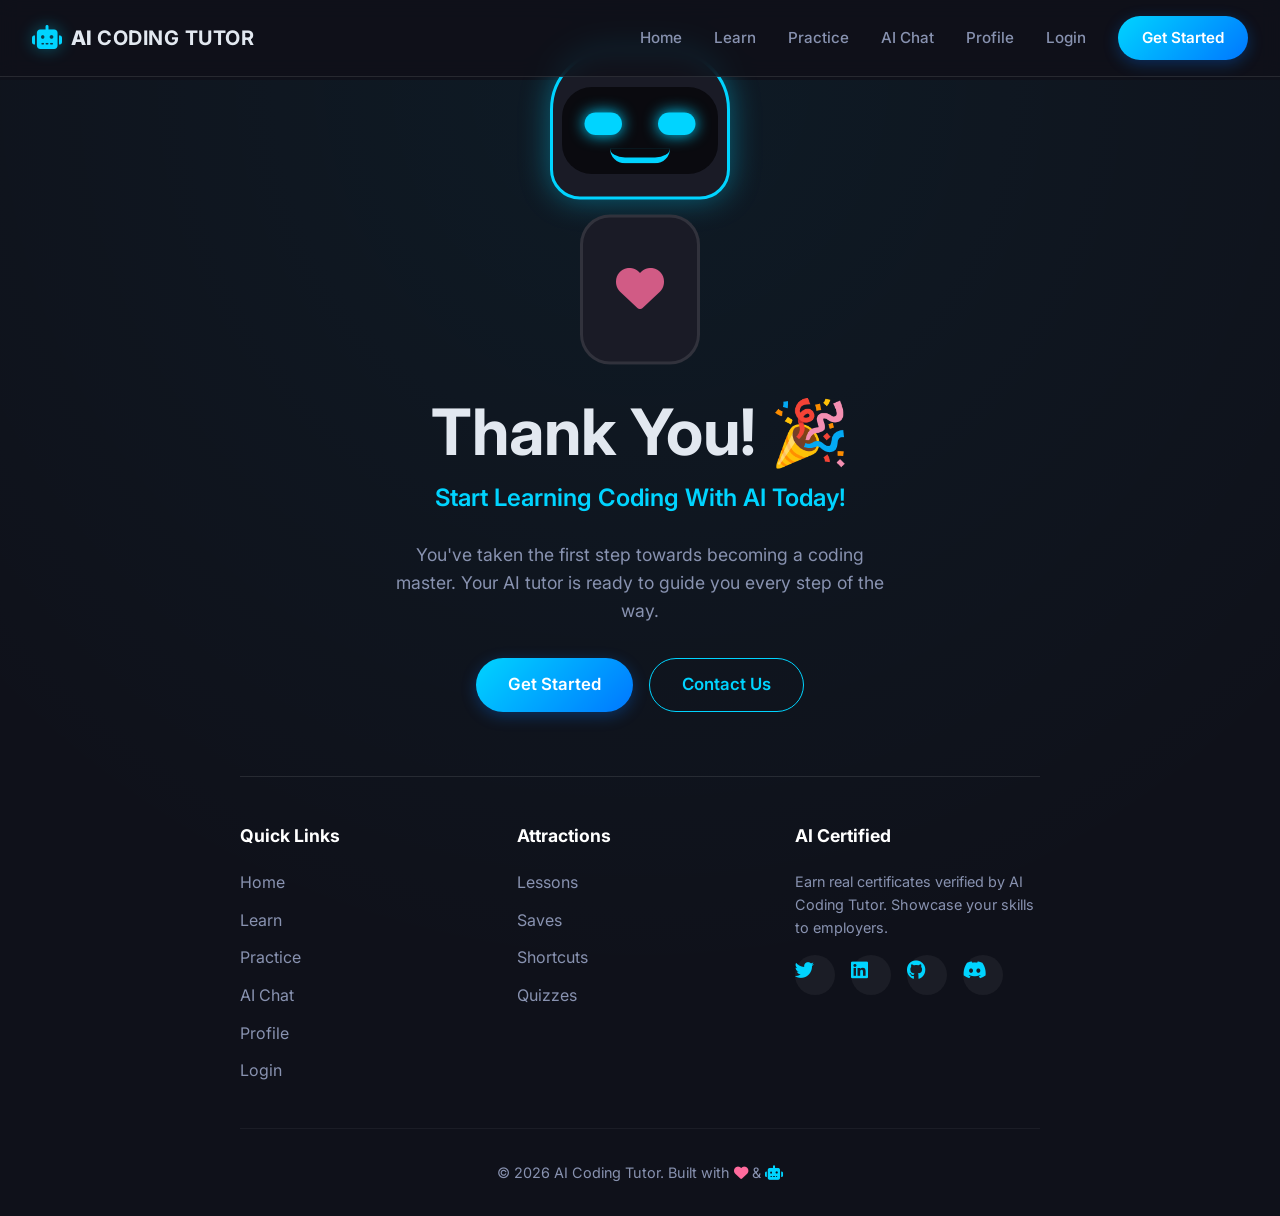
<file: code/thankyou.html>
<!DOCTYPE html>
<html lang="en">
<head>
  <meta charset="UTF-8" />
  <meta name="viewport" content="width=device-width, initial-scale=1.0" />
  <title>Thank You - AI Coding Tutor</title>
  <link href="https://fonts.googleapis.com/css2?family=Inter:wght@300;400;500;600;700;800;900&family=JetBrains+Mono:wght@400;500;600&display=swap" rel="stylesheet" />
  <link rel="stylesheet" href="https://cdnjs.cloudflare.com/ajax/libs/font-awesome/6.5.0/css/all.min.css" />
  <link rel="stylesheet" href="style.css" />
</head>
<body>
  <nav class="navbar" id="navbar">
    <div class="nav-container">
      <a class="nav-brand" href="index.html">
        <span class="brand-icon"><i class="fas fa-robot"></i></span>
        <span class="brand-text">AI <strong>CODING TUTOR</strong></span>
      </a>
      <ul class="nav-links" id="navLinks">
        <li><a href="index.html" class="nav-link">Home</a></li>
        <li><a href="learn.html" class="nav-link">Learn</a></li>
        <li><a href="practice.html" class="nav-link">Practice</a></li>
        <li><a href="chat.html" class="nav-link">AI Chat</a></li>
        <li><a href="profile.html" class="nav-link">Profile</a></li>
        <li><a href="login.html" class="nav-link">Login</a></li>
        <li><a href="learn.html" class="btn btn-primary nav-cta">Get Started</a></li>
      </ul>
      <button class="hamburger" id="hamburger"><span></span><span></span><span></span></button>
    </div>
  </nav>

  <main id="appRoot">
    <section class="page active">
      <div class="thankyou-layout">
        <div class="thankyou-content">
          <div class="ty-robot">
            <div class="floating-robot large">
              <div class="robot-head">
                <div class="robot-face">
                  <div class="robot-eye left"></div>
                  <div class="robot-eye right"></div>
                  <div class="robot-mouth happy"></div>
                </div>
              </div>
              <div class="robot-body">
                <div class="robot-chest"><i class="fas fa-heart" style="color:#ff6b9d"></i></div>
              </div>
            </div>
          </div>
          <div class="ty-text">
            <h1>Thank You! 🎉</h1>
            <p class="ty-sub">Start Learning Coding With AI Today!</p>
            <p>You've taken the first step towards becoming a coding master. Your AI tutor is ready to guide you every step of the way.</p>
            <div class="ty-actions">
              <a href="learn.html" class="btn btn-primary btn-lg">Get Started</a>
              <a href="index.html" class="btn btn-outline btn-lg">Contact Us</a>
            </div>
          </div>
          <div class="ty-links">
            <div class="ty-col">
              <h4>Quick Links</h4>
              <a href="index.html">Home</a>
              <a href="learn.html">Learn</a>
              <a href="practice.html">Practice</a>
              <a href="chat.html">AI Chat</a>
              <a href="profile.html">Profile</a>
              <a href="login.html">Login</a>
            </div>
            <div class="ty-col">
              <h4>Attractions</h4>
              <a href="#">Lessons</a>
              <a href="#">Saves</a>
              <a href="#">Shortcuts</a>
              <a href="#">Quizzes</a>
            </div>
            <div class="ty-col">
              <h4>AI Certified</h4>
              <p style="font-size: 0.9rem; color: #8892b0; margin-bottom: 1rem;">Earn real certificates verified by AI Coding Tutor. Showcase your skills to employers.</p>
              <div class="social-links">
                <a href="#" class="social-icon" style="color:#00d4ff"><i class="fab fa-twitter"></i></a>
                <a href="#" class="social-icon" style="color:#00d4ff"><i class="fab fa-linkedin"></i></a>
                <a href="#" class="social-icon" style="color:#00d4ff"><i class="fab fa-github"></i></a>
                <a href="#" class="social-icon" style="color:#00d4ff"><i class="fab fa-discord"></i></a>
              </div>
            </div>
          </div>
          <div class="ty-footer" style="text-align:center; padding-top:2rem; border-top:1px solid rgba(255,255,255,0.05); margin-top:2rem;">
            <p style="color:#8892b0; font-size:0.9rem;">© 2026 AI Coding Tutor. Built with <i class="fas fa-heart" style="color:#ff6b9d"></i> &amp; <i class="fas fa-robot" style="color:#00d4ff"></i></p>
          </div>
        </div>
      </div>
    </section>
  </main>
  
  <script src="script.js"></script>
</body>
</html>
</file>
<file: code/style.css>
:root {
  --bg-dark: #0f111a;
  --bg-dark-2: #161b22;
  --bg-card: rgba(22, 27, 34, 0.7);
  --primary: #00d4ff;
  --primary-glow: rgba(0, 212, 255, 0.4);
  --secondary: #ff6b9d;
  --accent-green: #00e5ff;
  --accent-yellow: #fadb14;
  --text-main: #e2e8f0;
  --text-muted: #8892b0;
  --border: rgba(255, 255, 255, 0.1);
  --card-radius: 16px;
  --transition: all 0.3s cubic-bezier(0.4, 0, 0.2, 1);
}

* {
  margin: 0;
  padding: 0;
  box-sizing: border-box;
}

body {
  font-family: 'Inter', sans-serif;
  background-color: var(--bg-dark);
  color: var(--text-main);
  line-height: 1.6;
  overflow-x: hidden;
}

a {
  text-decoration: none;
  color: inherit;
  transition: var(--transition);
}

ul {
  list-style: none;
}

/* Typography */
h1, h2, h3, h4, h5 {
  font-weight: 700;
  line-height: 1.2;
  margin-bottom: 1rem;
}

.gradient-text {
  background: linear-gradient(135deg, var(--primary), var(--secondary));
  -webkit-background-clip: text;
  -webkit-text-fill-color: transparent;
  background-clip: text;
}

/* Buttons */
.btn {
  display: inline-flex;
  align-items: center;
  justify-content: center;
  gap: 0.5rem;
  padding: 0.6rem 1.5rem;
  border-radius: 50px;
  font-weight: 600;
  font-size: 0.95rem;
  cursor: pointer;
  border: none;
  transition: var(--transition);
  position: relative;
  overflow: hidden;
}

.btn-primary {
  background: linear-gradient(135deg, #00d4ff, #0077ff);
  color: #fff;
  box-shadow: 0 4px 15px rgba(0, 119, 255, 0.3);
}

.btn-primary:hover {
  transform: translateY(-2px);
  box-shadow: 0 6px 20px rgba(0, 119, 255, 0.5);
}

.btn-outline {
  background: transparent;
  color: var(--primary);
  border: 1px solid var(--primary);
}

.btn-outline:hover {
  background: rgba(0, 212, 255, 0.1);
  box-shadow: 0 0 15px var(--primary-glow);
}

.btn-ghost {
  background: transparent;
  color: var(--text-main);
}

.btn-ghost:hover {
  color: var(--primary);
}

.btn-lg {
  padding: 0.8rem 2rem;
  font-size: 1.05rem;
}

.btn-sm {
  padding: 0.4rem 1rem;
  font-size: 0.85rem;
}

/* Navbar */
.navbar {
  position: fixed;
  top: 0;
  left: 0;
  width: 100%;
  padding: 1rem 0;
  background: rgba(15, 17, 26, 0.8);
  backdrop-filter: blur(10px);
  -webkit-backdrop-filter: blur(10px);
  border-bottom: 1px solid var(--border);
  z-index: 1000;
  transition: padding 0.3s;
}

.navbar.scrolled {
  padding: 0.7rem 0;
  background: rgba(15, 17, 26, 0.95);
}

.nav-container {
  max-width: 1400px;
  margin: 0 auto;
  padding: 0 2rem;
  display: flex;
  justify-content: space-between;
  align-items: center;
}

.nav-brand {
  display: flex;
  align-items: center;
  gap: 0.5rem;
  font-size: 1.25rem;
  font-weight: 800;
  letter-spacing: 0.5px;
}

.brand-icon {
  color: var(--primary);
  font-size: 1.5rem;
  filter: drop-shadow(0 0 8px var(--primary-glow));
}

.nav-links {
  display: flex;
  align-items: center;
  gap: 2rem;
}

.nav-link {
  color: var(--text-muted);
  font-weight: 500;
  font-size: 0.95rem;
  position: relative;
}

.nav-link:hover, .nav-link.active {
  color: var(--text-main);
}

.nav-link.active::after {
  content: '';
  position: absolute;
  bottom: -5px;
  left: 0;
  width: 100%;
  height: 2px;
  background: var(--primary);
  border-radius: 2px;
  box-shadow: 0 0 10px var(--primary-glow);
}

.hamburger {
  display: none;
  background: transparent;
  border: none;
  cursor: pointer;
  flex-direction: column;
  gap: 5px;
}

.hamburger span {
  width: 25px;
  height: 2px;
  background: var(--text-main);
  transition: var(--transition);
}

/* Layout */
#appRoot {
  padding-top: 80px;
  min-height: 100vh;
}

.section {
  padding: 5rem 0;
}

.section-container {
  max-width: 1400px;
  margin: 0 auto;
  padding: 0 2rem;
}

.section-header {
  text-align: center;
  margin-bottom: 3rem;
}

.section-title {
  font-size: 2.5rem;
}

.section-sub {
  color: var(--text-muted);
  font-size: 1.1rem;
}

.bg-dark-2 {
  background-color: var(--bg-dark-2);
  border-top: 1px solid var(--border);
  border-bottom: 1px solid var(--border);
}

.page-hero {
  padding: 4rem 2rem;
  text-align: center;
  background: radial-gradient(circle at center, rgba(0, 212, 255, 0.1) 0%, transparent 70%);
  border-bottom: 1px solid var(--border);
}

.page-hero h1 {
  font-size: 3rem;
}

.page-hero p {
  color: var(--text-muted);
  font-size: 1.2rem;
  max-width: 600px;
  margin: 0 auto;
}

/* Home Hero */
.hero-section {
  min-height: calc(100vh - 80px);
  display: flex;
  align-items: center;
  position: relative;
  overflow: hidden;
  padding: 2rem;
}

.hero-particles {
  position: absolute;
  top: 0; left: 0; width: 100%; height: 100%;
  pointer-events: none;
  background-image: radial-gradient(rgba(255,255,255,0.05) 1px, transparent 1px);
  background-size: 30px 30px;
  z-index: 0;
}

.hero-content {
  max-width: 1400px;
  margin: 0 auto;
  display: grid;
  grid-template-columns: 1fr 1fr;
  gap: 4rem;
  align-items: center;
  z-index: 1;
  width: 100%;
}

.hero-badge {
  display: inline-flex;
  align-items: center;
  gap: 0.5rem;
  background: rgba(0, 212, 255, 0.1);
  color: var(--primary);
  padding: 0.5rem 1rem;
  border-radius: 50px;
  font-size: 0.85rem;
  font-weight: 600;
  margin-bottom: 1.5rem;
  border: 1px solid rgba(0, 212, 255, 0.2);
}

.hero-title {
  font-size: 4.5rem;
  letter-spacing: -1px;
  margin-bottom: 1rem;
}

.hero-subtitle {
  font-size: 1.25rem;
  color: var(--text-muted);
  margin-bottom: 2.5rem;
  max-width: 500px;
}

.hero-actions {
  display: flex;
  gap: 1rem;
  margin-bottom: 3rem;
}

.hero-stats {
  display: flex;
  align-items: center;
  gap: 2rem;
}

.stat-item {
  display: flex;
  flex-direction: column;
}

.stat-item span {
  font-size: 2rem;
  font-weight: 800;
  color: #fff;
  line-height: 1;
}

.stat-item small {
  color: var(--text-muted);
  font-size: 0.85rem;
  margin-top: 0.5rem;
}

.stat-divider {
  width: 1px;
  height: 40px;
  background: var(--border);
}

/* Robot Visual */
.hero-visual {
  position: relative;
}

.hero-robot-card {
  background: var(--bg-card);
  border: 1px solid var(--border);
  border-radius: var(--card-radius);
  padding: 1.5rem;
  box-shadow: 0 20px 40px rgba(0,0,0,0.5);
  position: relative;
  transform: perspective(1000px) rotateY(-5deg) rotateX(5deg);
  transition: transform 0.5s;
}

.hero-robot-card:hover {
  transform: perspective(1000px) rotateY(0) rotateX(0);
}

.robot-glow {
  position: absolute;
  top: 50%; left: 50%;
  transform: translate(-50%, -50%);
  width: 80%; height: 80%;
  background: var(--primary);
  filter: blur(100px);
  opacity: 0.2;
  z-index: -1;
}

.robot-screen {
  background: #0a0a0f;
  border-radius: 10px;
  overflow: hidden;
  border: 1px solid rgba(255,255,255,0.05);
}

.screen-header {
  background: #1a1b26;
  padding: 0.75rem 1rem;
  display: flex;
  align-items: center;
  border-bottom: 1px solid rgba(255,255,255,0.05);
}

.dot {
  width: 12px; height: 12px; border-radius: 50%; margin-right: 6px;
}
.dot.red { background: #ff5f56; }
.dot.yellow { background: #ffbd2e; }
.dot.green { background: #27c93f; }

.screen-title {
  margin-left: auto;
  color: #8892b0;
  font-size: 0.8rem;
  font-family: 'JetBrains Mono', monospace;
}

.code-stream {
  padding: 1.5rem;
  font-family: 'JetBrains Mono', monospace;
  font-size: 0.95rem;
  line-height: 1.7;
}

.code-line.indent { padding-left: 2rem; }
.code-keyword { color: #c678dd; }
.code-var { color: #e06c75; }
.code-op { color: #56b6c2; }
.code-fn { color: #61afef; }
.code-class { color: #e5c07b; }
.code-str { color: #98c379; }
.code-num { color: #d19a66; }
.code-comment { color: #5c6370; font-style: italic; }
.cursor-blink { animation: blink 1s step-end infinite; color: var(--primary); font-weight: bold; }

@keyframes blink { 50% { opacity: 0; } }

/* Courses Grid */
.courses-grid {
  display: grid;
  grid-template-columns: repeat(auto-fit, minmax(280px, 1fr));
  gap: 2rem;
}

.course-card {
  background: var(--bg-dark-2);
  border: 1px solid var(--border);
  border-radius: var(--card-radius);
  padding: 2rem;
  transition: var(--transition);
  position: relative;
  overflow: hidden;
}

.course-card:hover {
  transform: translateY(-5px);
  border-color: rgba(255,255,255,0.2);
  box-shadow: 0 10px 30px rgba(0,0,0,0.3);
}

.course-icon {
  width: 60px; height: 60px;
  border-radius: 12px;
  display: flex; align-items: center; justify-content: center;
  font-size: 2rem;
  color: #fff;
  margin-bottom: 1.5rem;
}

.course-card h3 { font-size: 1.5rem; margin-bottom: 0.5rem; }
.course-card p { color: var(--text-muted); font-size: 0.95rem; margin-bottom: 1.5rem; min-height: 45px;}

.course-meta {
  display: flex; justify-content: space-between; align-items: center;
  margin-bottom: 1rem; font-size: 0.85rem; color: var(--text-muted);
}

.course-level.beginner { color: #27c93f; }
.course-level.intermediate { color: #ffbd2e; }
.course-level.advanced { color: #ff5f56; }

.course-progress-bar {
  width: 100%; height: 6px; background: rgba(255,255,255,0.1); border-radius: 3px; margin-bottom: 0.5rem; overflow: hidden;
}

.bar-fill {
  height: 100%; background: var(--primary); border-radius: 3px;
}

.course-pct { display: block; font-size: 0.8rem; color: var(--text-muted); margin-bottom: 1.5rem; text-align: right; }
.course-btn { width: 100%; }

/* Progress Section */
.progress-layout {
  display: grid; grid-template-columns: 3fr 2fr; gap: 4rem; align-items: center;
}

.chart-wrap {
  background: rgba(0,0,0,0.2); padding: 1.5rem; border-radius: var(--card-radius); border: 1px solid var(--border); margin-bottom: 1rem;
}

.chart-days {
  display: flex; justify-content: space-between; color: var(--text-muted); font-size: 0.85rem; padding: 0 1rem;
}

.mini-ai-chat {
  background: var(--bg-card); border: 1px solid var(--border); border-radius: var(--card-radius); padding: 1.5rem; box-shadow: 0 10px 30px rgba(0,0,0,0.3);
}

.mini-chat-header {
  display: flex; align-items: center; gap: 1rem; margin-bottom: 1.5rem; padding-bottom: 1rem; border-bottom: 1px solid var(--border);
}

.mini-chat-header > i { font-size: 2rem; color: var(--primary); }
.chat-tags { display: flex; gap: 0.5rem; margin-left: auto; }
.tag { font-size: 0.7rem; padding: 0.2rem 0.5rem; border-radius: 4px; font-weight: 600; }
.tag.html { background: rgba(228,77,38,0.2); color: #e44d26; }
.tag.css { background: rgba(38,77,228,0.2); color: #264de4; }
.tag.js { background: rgba(247,223,30,0.2); color: #f7df1e; }

.mini-chat-messages { display: flex; flex-direction: column; gap: 1rem; margin-bottom: 1.5rem; max-height: 250px; overflow-y: auto; }
.chat-msg { max-width: 85%; padding: 0.8rem 1rem; border-radius: 12px; font-size: 0.9rem; }
.user-msg { background: rgba(255,255,255,0.05); align-self: flex-end; border-bottom-right-radius: 4px; }
.ai-msg { background: rgba(0,212,255,0.1); border: 1px solid rgba(0,212,255,0.2); align-self: flex-start; border-bottom-left-radius: 4px; }
.ai-msg i { color: var(--primary); margin-right: 0.5rem; }
.ai-msg code { background: rgba(0,0,0,0.3); padding: 0.2rem 0.4rem; border-radius: 4px; font-family: 'JetBrains Mono', monospace; font-size: 0.85rem;}

/* CTA Section */
.cta-section { position: relative; }
.cta-content { background: linear-gradient(135deg, rgba(22,27,34,0.9), rgba(15,17,26,0.9)); border: 1px solid var(--border); border-radius: 24px; padding: 4rem; display: flex; align-items: center; justify-content: space-between; overflow: hidden; position: relative;}
.cta-content::before { content: ''; position: absolute; top: -50%; right: -10%; width: 500px; height: 500px; background: radial-gradient(circle, rgba(0,212,255,0.15) 0%, transparent 60%); z-index: 0; pointer-events: none;}
.cta-text { position: relative; z-index: 1; max-width: 600px; }
.cta-text h2 { font-size: 3rem; margin-bottom: 1.5rem; }
.cta-text p { font-size: 1.1rem; color: var(--text-muted); margin-bottom: 2rem; }
.cta-actions { display: flex; gap: 1rem; }
.floating-robot { position: relative; width: 200px; height: 250px; animation: float 6s ease-in-out infinite; z-index: 1;}

@keyframes float {
  0%, 100% { transform: translateY(0); }
  50% { transform: translateY(-20px); }
}

.robot-head { width: 120px; height: 100px; background: #1a1b26; border-radius: 40px 40px 20px 20px; border: 2px solid var(--primary); position: absolute; top: 0; left: 40px; box-shadow: 0 0 20px var(--primary-glow); overflow: hidden;}
.robot-face { width: 90%; height: 60%; background: #0a0a0f; margin: 20% auto 0; border-radius: 20px; position: relative;}
.robot-eye { width: 25px; height: 15px; background: var(--primary); border-radius: 50px; position: absolute; top: 30%; box-shadow: 0 0 10px var(--primary); transition: height 0.1s;}
.robot-eye.left { left: 15px; }
.robot-eye.right { right: 15px; }
.robot-mouth { width: 30px; height: 4px; background: var(--primary); position: absolute; bottom: 15px; left: 50%; transform: translateX(-50%); border-radius: 4px; transition: all 0.3s;}
.robot-mouth.happy { top: 70%; height: 10px; border-radius: 0 0 20px 20px; width: 40px; background: transparent; border-bottom: 4px solid var(--primary); }
.robot-body { width: 80px; height: 100px; background: #1a1b26; border-radius: 20px; border: 2px solid var(--border); position: absolute; top: 110px; left: 60px; display: flex; align-items: center; justify-content: center;}
.robot-chest { font-size: 2rem; color: var(--primary); opacity: 0.8; }
.floating-robot.large { transform: scale(1.5); transform-origin: center; animation: floatLarge 6s ease-in-out infinite; }
@keyframes floatLarge { 0%, 100% { transform: scale(1.5) translateY(0); } 50% { transform: scale(1.5) translateY(-15px); } }

/* Modals & Toasts */
.modal-overlay { position: fixed; top: 0; left: 0; width: 100%; height: 100%; background: rgba(0,0,0,0.8); backdrop-filter: blur(5px); z-index: 2000; display: flex; align-items: center; justify-content: center; opacity: 0; pointer-events: none; transition: opacity 0.3s; }
.modal-overlay.active { opacity: 1; pointer-events: all; }
.modal-card { background: var(--bg-dark); border: 1px solid var(--border); border-radius: var(--card-radius); width: 90%; max-width: 800px; box-shadow: 0 25px 50px rgba(0,0,0,0.5); transform: translateY(20px); transition: transform 0.3s; overflow: hidden;}
.modal-overlay.active .modal-card { transform: translateY(0); }
.modal-header { padding: 1.5rem; display: flex; justify-content: space-between; align-items: center; border-bottom: 1px solid var(--border); }
.modal-close { background: none; border: none; color: var(--text-muted); font-size: 1.5rem; cursor: pointer; transition: color 0.2s;}
.modal-close:hover { color: #fff; }
.modal-video-placeholder { padding: 2rem; background: #000; }
.video-bg { height: 400px; background: #111; border-radius: 8px; display: flex; flex-direction: column; align-items: center; justify-content: center; gap: 1rem; border: 1px dashed rgba(255,255,255,0.2);}

.toast { position: fixed; bottom: 2rem; right: 2rem; background: var(--bg-card); border-left: 4px solid var(--primary); padding: 1rem 1.5rem; border-radius: 8px; box-shadow: 0 10px 30px rgba(0,0,0,0.5); z-index: 3000; transform: translateX(120%); transition: transform 0.3s cubic-bezier(0.68, -0.55, 0.265, 1.55); display: flex; align-items: center; gap: 1rem;}
.toast.show { transform: translateX(0); }

/* Learn Page styles */
.learn-filter { display: flex; gap: 1rem; justify-content: center; margin-bottom: 3rem; flex-wrap: wrap; }
.filter-btn { background: transparent; border: 1px solid var(--border); color: var(--text-muted); padding: 0.5rem 1.5rem; border-radius: 50px; cursor: pointer; transition: var(--transition); }
.filter-btn:hover, .filter-btn.active { background: var(--primary); color: #fff; border-color: var(--primary); }
.learn-grid { display: grid; grid-template-columns: repeat(auto-fit, minmax(300px, 1fr)); gap: 1.5rem; }
.learn-module-card { background: var(--bg-dark-2); border: 1px solid var(--border); border-radius: 12px; padding: 1.5rem; display: flex; flex-direction: column; gap: 1rem; transition: var(--transition); }
.learn-module-card:hover { border-color: rgba(255,255,255,0.2); transform: translateY(-3px); }
.learn-module-card.completed { border-color: rgba(0,229,255,0.3); background: rgba(0,229,255,0.02); }
.lm-icon { font-size: 2rem; }
.lm-content h3 { margin-bottom: 0.25rem; font-size: 1.25rem;}
.lm-content p { color: var(--text-muted); font-size: 0.9rem; margin-bottom: 1rem;}
.lm-meta { display: flex; justify-content: space-between; align-items: center; margin-bottom: 0.5rem; font-size: 0.85rem;}
.lm-progress { color: #fff; font-weight: 600; }
.lm-action { margin-top: auto; }
.lm-action .btn { width: 100%; border-radius: 8px; }

/* Practice Page Styles */
.practice-layout { display: grid; grid-template-columns: 280px 1fr; gap: 2rem; align-items: start; }
.practice-sidebar { display: flex; flex-direction: column; gap: 1.5rem; }
.donut-card { background: var(--bg-card); border: 1px solid var(--border); border-radius: 16px; padding: 2rem; text-align: center; }
.donut-wrap { position: relative; width: 120px; height: 120px; margin: 0 auto 1rem; }
.donut-center { position: absolute; top: 50%; left: 50%; transform: translate(-50%, -50%); display: flex; flex-direction: column; }
.donut-center span { font-size: 1.5rem; font-weight: 800; line-height: 1; }
.donut-center small { color: var(--text-muted); font-size: 0.75rem; }
.donut-label { color: var(--text-muted); font-size: 0.9rem; }
.streak-card { background: linear-gradient(135deg, rgba(255,107,53,0.1), transparent); border: 1px solid rgba(255,107,53,0.2); border-radius: 16px; padding: 1.5rem; display: flex; align-items: center; gap: 1rem; }
.streak-card i { font-size: 2rem; }
.practice-tabs { display: flex; border-bottom: 1px solid var(--border); margin-bottom: 2rem; }
.tab-btn { background: none; border: none; color: var(--text-muted); padding: 1rem 2rem; font-size: 1rem; font-weight: 600; cursor: pointer; position: relative; }
.tab-btn.active { color: var(--primary); }
.tab-btn.active::after { content: ''; position: absolute; bottom: -1px; left: 0; width: 100%; height: 2px; background: var(--primary); }
.tab-content { display: none; animation: fadeIn 0.3s; }
.tab-content.active { display: block; }
@keyframes fadeIn { from { opacity: 0; transform: translateY(10px); } to { opacity: 1; transform: translateY(0); } }
.challenge-filter { display: flex; gap: 0.5rem; margin-bottom: 1.5rem; }
.chip { background: var(--bg-dark-2); border: 1px solid var(--border); color: var(--text-muted); padding: 0.4rem 1rem; border-radius: 50px; font-size: 0.85rem; cursor: pointer; transition: var(--transition); }
.chip.active, .chip:hover { background: rgba(0,212,255,0.1); color: var(--primary); border-color: var(--primary); }
.challenges-list { display: flex; flex-direction: column; gap: 1rem; }
.challenge-item { background: var(--bg-dark-2); border: 1px solid var(--border); border-radius: 12px; padding: 1.25rem; display: flex; align-items: center; gap: 1.5rem; transition: var(--transition); }
.challenge-item:hover { border-color: rgba(255,255,255,0.2); }
.ch-status { font-size: 1.5rem; color: var(--text-muted); }
.ch-info { flex: 1; }
.ch-info h4 { margin-bottom: 0.25rem; font-size: 1.1rem; }

/* Profile Layout */
.profile-layout { display: grid; grid-template-columns: 320px 1fr; gap: 2rem; align-items: start; }
.profile-left { display: flex; flex-direction: column; gap: 1.5rem; }
.profile-card { background: var(--bg-card); border: 1px solid var(--border); border-radius: 16px; padding: 2rem; text-align: center; }
.profile-avatar { width: 100px; height: 100px; margin: 0 auto 1rem; position: relative; }
.avatar-ring { width: 100%; height: 100%; border-radius: 50%; background: linear-gradient(135deg, var(--primary), var(--secondary)); padding: 3px; }
.avatar-ring i { background: var(--bg-dark); width: 100%; height: 100%; border-radius: 50%; display: flex; align-items: center; justify-content: center; font-size: 2.5rem; color: #fff; }
.profile-badge-icon { position: absolute; bottom: 0; right: 0; background: var(--bg-dark-2); width: 30px; height: 30px; border-radius: 50%; display: flex; align-items: center; justify-content: center; font-size: 0.9rem; border: 2px solid var(--bg-card); }
.profile-name { font-size: 1.5rem; margin-bottom: 0.25rem; }
.profile-title { color: var(--text-muted); font-size: 0.9rem; margin-bottom: 1.5rem; }
.profile-stats { display: grid; grid-template-columns: 1fr 1fr 1fr; gap: 1rem; margin-bottom: 1.5rem; padding: 1rem 0; border-top: 1px solid var(--border); border-bottom: 1px solid var(--border); }
.ps-item { display: flex; flex-direction: column; }
.ps-item strong { font-size: 1.25rem; }
.ps-item small { color: var(--text-muted); font-size: 0.75rem; }
.skills-card { background: var(--bg-dark-2); border: 1px solid var(--border); border-radius: 16px; padding: 1.5rem; }
.skills-card h4 { margin-bottom: 1.5rem; font-size: 1.1rem; }
.skill-row { display: flex; align-items: center; gap: 1rem; margin-bottom: 1rem; font-size: 0.85rem; }
.skill-row > span:first-child { width: 60px; display: flex; justify-content: space-between; align-items: center;}
.skill-bar { flex: 1; height: 6px; background: rgba(255,255,255,0.1); border-radius: 3px; }
.skill-fill { height: 100%; border-radius: 3px; }
.certs-section { background: var(--bg-dark-2); border: 1px solid var(--border); border-radius: 16px; padding: 2rem; margin-bottom: 2rem; }
.certs-grid { display: grid; grid-template-columns: repeat(auto-fit, minmax(140px, 1fr)); gap: 1rem; margin-bottom: 2rem; }
.cert-card { border: 1px solid var(--border); border-radius: 12px; padding: 1.5rem 1rem; text-align: center; position: relative; background: rgba(255,255,255,0.02); }
.cert-card.earned { border-color: rgba(0,212,255,0.3); background: rgba(0,212,255,0.05); }
.cert-card.locked { opacity: 0.5; }
.cert-icon { font-size: 2.5rem; margin-bottom: 1rem; }
.cert-badge { position: absolute; top: 10px; right: 10px; font-size: 1.2rem; }
.cert-badge.locked { color: var(--text-muted); }
.cert-card strong { display: block; font-size: 0.95rem; margin-bottom: 0.25rem; }
.cert-card small { color: var(--text-muted); font-size: 0.75rem; }
.ai-certified-banner { background: linear-gradient(90deg, rgba(0,212,255,0.1), transparent); border: 1px solid rgba(0,212,255,0.3); border-radius: 12px; padding: 1.5rem; display: flex; justify-content: space-between; align-items: center; }
.ai-cert-left { display: flex; align-items: center; gap: 1rem; }
.ai-cert-left i { font-size: 2rem; color: var(--primary); filter: drop-shadow(0 0 10px var(--primary-glow)); }
.profile-tabs { display: flex; border-bottom: 1px solid var(--border); margin-bottom: 1.5rem; overflow-x: auto; }
.profile-tabs .tab-btn { padding: 1rem 1.5rem; white-space: nowrap; }
.ptab { display: none; animation: fadeIn 0.3s; }
.ptab.active { display: block; }
.daily-tasks { display: flex; flex-direction: column; gap: 1rem; }
.task-header { display: flex; justify-content: space-between; align-items: center; padding-bottom: 1rem; border-bottom: 1px solid var(--border); font-weight: 600; }
.task-item { display: flex; align-items: center; gap: 1rem; background: var(--bg-card); padding: 1rem; border-radius: 8px; border: 1px solid var(--border); }
.task-item i { font-size: 1.2rem; color: var(--text-muted); }
.task-item.completed span { text-decoration: line-through; color: var(--text-muted); }
.coming-soon { text-align: center; padding: 3rem; color: var(--text-muted); background: var(--bg-card); border-radius: 12px; border: 1px dashed var(--border); }

/* Chat Layout */
.chat-layout { display: grid; grid-template-columns: 280px 1fr; height: calc(100vh - 80px); }
.chat-sidebar { background: var(--bg-dark-2); border-right: 1px solid var(--border); display: flex; flex-direction: column; }
.chat-sidebar-header { padding: 1.5rem; border-bottom: 1px solid var(--border); display: flex; align-items: center; gap: 1rem; position: relative; }
.chat-sidebar-header > i { font-size: 2rem; color: var(--primary); }
.status-dot { width: 10px; height: 10px; background: #27c93f; border-radius: 50%; position: absolute; right: 1.5rem; top: 50%; transform: translateY(-50%); box-shadow: 0 0 8px #27c93f; }
.topic-list { padding: 1.5rem; flex: 1; overflow-y: auto; display: flex; flex-direction: column; gap: 0.5rem; }
.topic-label { color: var(--text-muted); font-size: 0.8rem; text-transform: uppercase; letter-spacing: 1px; margin-bottom: 0.5rem; }
.topic-btn { background: transparent; border: none; color: var(--text-main); padding: 0.75rem 1rem; border-radius: 8px; text-align: left; cursor: pointer; display: flex; align-items: center; gap: 0.75rem; transition: var(--transition); }
.topic-btn:hover { background: rgba(255,255,255,0.05); }
.topic-btn.active { background: rgba(0,212,255,0.1); color: var(--primary); font-weight: 600; }
.chat-sidebar-footer { padding: 1.5rem; border-top: 1px solid var(--border); }
.chat-main { display: flex; flex-direction: column; background: var(--bg-dark); }
.chat-header { padding: 1.5rem 2rem; border-bottom: 1px solid var(--border); display: flex; justify-content: space-between; align-items: center; background: rgba(15,17,26,0.95); z-index: 10; }
.chat-header-info h2 { margin-bottom: 0; font-size: 1.25rem; display: flex; align-items: center; gap: 0.5rem; }
.chat-header-info p { color: var(--text-muted); font-size: 0.85rem; }
.chat-messages { flex: 1; padding: 2rem; overflow-y: auto; display: flex; flex-direction: column; gap: 1.5rem; }
.chat-msg { display: flex; gap: 1rem; max-width: 80%; }
.chat-msg.user-msg { align-self: flex-end; flex-direction: row-reverse; }
.msg-avatar { width: 40px; height: 40px; border-radius: 50%; background: var(--bg-dark-2); border: 1px solid var(--border); display: flex; align-items: center; justify-content: center; flex-shrink: 0; }
.ai-msg .msg-avatar { color: var(--primary); background: rgba(0,212,255,0.1); border-color: rgba(0,212,255,0.3); }
.msg-bubble { background: var(--bg-dark-2); padding: 1rem 1.25rem; border-radius: 12px; position: relative; border: 1px solid var(--border); }
.user-msg .msg-bubble { background: var(--primary); color: #fff; border-color: var(--primary); border-top-right-radius: 0; }
.ai-msg .msg-bubble { border-top-left-radius: 0; }
.msg-bubble strong { display: block; margin-bottom: 0.25rem; font-size: 0.9rem; }
.msg-time { display: block; text-align: right; font-size: 0.7rem; color: var(--text-muted); margin-top: 0.5rem; }
.user-msg .msg-time { color: rgba(255,255,255,0.7); }
.chat-input-area { padding: 1.5rem 2rem; background: var(--bg-dark-2); border-top: 1px solid var(--border); }
.chat-input-wrap { display: flex; gap: 1rem; background: var(--bg-dark); border: 1px solid var(--border); padding: 0.5rem; border-radius: 50px; margin-bottom: 1rem; }
#chatInput { flex: 1; background: transparent; border: none; color: #fff; padding: 0 1rem; outline: none; font-size: 0.95rem; }
#sendChatBtn { width: 45px; height: 45px; border-radius: 50%; padding: 0; flex-shrink: 0; }
.quick-prompts { display: flex; gap: 0.5rem; align-items: center; overflow-x: auto; padding-bottom: 0.5rem; }
.quick-prompts span { color: var(--text-muted); font-size: 0.85rem; }
.qp-btn { background: rgba(255,255,255,0.05); border: 1px solid var(--border); color: #fff; padding: 0.3rem 0.8rem; border-radius: 50px; font-size: 0.8rem; cursor: pointer; white-space: nowrap; transition: var(--transition); }
.qp-btn:hover { background: rgba(0,212,255,0.1); border-color: var(--primary); color: var(--primary); }

/* Auth Layout (Login/Register) */
.auth-layout { display: grid; grid-template-columns: 1fr 1fr; min-height: calc(100vh - 80px); }
.auth-visual { background: linear-gradient(135deg, var(--bg-dark-2), var(--bg-dark)); border-right: 1px solid var(--border); position: relative; display: flex; align-items: center; justify-content: center; overflow: hidden; }
.auth-bg-text { position: absolute; top: 0; left: 0; width: 100%; height: 100%; display: flex; flex-wrap: wrap; align-content: flex-start; opacity: 0.03; font-size: 6rem; font-weight: 900; line-height: 0.8; word-break: break-all; overflow: hidden; }
.auth-card { display: flex; align-items: center; justify-content: center; padding: 2rem; }
.auth-card-inner { width: 100%; max-width: 450px; background: var(--bg-dark-2); border: 1px solid var(--border); border-radius: 20px; padding: 3rem; box-shadow: 0 20px 40px rgba(0,0,0,0.3); }
.auth-form-wrap { display: none; animation: fadeIn 0.4s; }
.auth-form-wrap.active { display: block; }
.auth-logo { text-align: center; margin-bottom: 2rem; font-size: 1.25rem; font-weight: 800; display: flex; flex-direction: column; align-items: center; gap: 0.5rem; }
.auth-logo i { font-size: 2.5rem; color: var(--primary); filter: drop-shadow(0 0 10px var(--primary-glow)); }
.auth-form-wrap h2 { text-align: center; margin-bottom: 2rem; font-size: 2rem; }
.form-group { margin-bottom: 1.5rem; }
.form-group label { display: block; margin-bottom: 0.5rem; font-size: 0.9rem; color: var(--text-muted); }
.input-wrap { position: relative; display: flex; align-items: center; }
.input-wrap i { position: absolute; left: 1rem; color: var(--text-muted); }
.input-wrap input { width: 100%; background: var(--bg-dark); border: 1px solid var(--border); color: #fff; padding: 0.8rem 1rem 0.8rem 2.8rem; border-radius: 8px; font-size: 1rem; outline: none; transition: var(--transition); }
.input-wrap input:focus { border-color: var(--primary); box-shadow: 0 0 0 3px rgba(0,212,255,0.1); }
.toggle-pw { position: absolute; right: 1rem; background: none; border: none; color: var(--text-muted); cursor: pointer; }
.forgot-link { display: block; text-align: right; font-size: 0.85rem; color: var(--primary); margin-bottom: 1.5rem; }
.auth-switch { text-align: center; margin-top: 1.5rem; font-size: 0.9rem; color: var(--text-muted); }
.auth-switch a { color: var(--primary); font-weight: 600; }

/* Thank You Page */
.thankyou-layout { min-height: calc(100vh - 80px); display: flex; align-items: center; justify-content: center; padding: 2rem; background: radial-gradient(circle at center top, rgba(0,212,255,0.05), transparent 70%); }
.thankyou-content { text-align: center; max-width: 800px; width: 100%; }
.ty-robot { margin-bottom: 2rem; display: flex; justify-content: center; }
.ty-text h1 { font-size: 4rem; margin-bottom: 0.5rem; }
.ty-sub { font-size: 1.5rem; color: var(--primary); font-weight: 600; margin-bottom: 1.5rem; }
.ty-text p:not(.ty-sub) { color: var(--text-muted); font-size: 1.1rem; max-width: 500px; margin: 0 auto 2rem; }
.ty-actions { display: flex; justify-content: center; gap: 1rem; margin-bottom: 4rem; }
.ty-links { display: grid; grid-template-columns: repeat(3, 1fr); gap: 2rem; text-align: left; padding-top: 3rem; border-top: 1px solid var(--border); }
.ty-col h4 { font-size: 1.1rem; margin-bottom: 1.5rem; color: #fff; }
.ty-col a { display: block; color: var(--text-muted); margin-bottom: 0.75rem; transition: var(--transition); }
.ty-col a:hover { color: var(--primary); transform: translateX(5px); }
.social-links { display: flex; gap: 1rem; }
.social-icon { width: 40px; height: 40px; background: rgba(255,255,255,0.05); border-radius: 50%; display: flex; align-items: center; justify-content: center; font-size: 1.2rem; transition: var(--transition); }
.social-icon:hover { background: var(--primary); color: #fff !important; transform: translateY(-3px) !important; box-shadow: 0 5px 15px var(--primary-glow); }

/* Responsive adjustments */
@media (max-width: 1024px) {
  .hero-content { grid-template-columns: 1fr; text-align: center; }
  .hero-text { order: 2; }
  .hero-visual { order: 1; max-width: 500px; margin: 0 auto; }
  .hero-actions, .hero-stats { justify-content: center; }
  .progress-layout, .practice-layout, .profile-layout { grid-template-columns: 1fr; }
  .cta-content { flex-direction: column; text-align: center; gap: 3rem; }
  .cta-actions { justify-content: center; }
  .chat-layout { height: auto; display: flex; flex-direction: column; min-height: calc(100vh - 80px); }
  .chat-sidebar { display: none; } /* Hide sidebar on mobile by default */
  .chat-main { flex: 1; height: 600px; }
  .auth-layout { grid-template-columns: 1fr; }
  .auth-visual { display: none; }
}

@media (max-width: 768px) {
  .nav-links { position: fixed; top: 80px; left: -100%; width: 100%; height: calc(100vh - 80px); background: var(--bg-dark); flex-direction: column; padding: 2rem; transition: left 0.3s; }
  .nav-links.active { left: 0; }
  .hamburger { display: flex; }
  .hero-title { font-size: 3rem; }
  .hero-stats { flex-wrap: wrap; gap: 1rem; }
  .section { padding: 3rem 0; }
  .ty-links { grid-template-columns: 1fr; text-align: center; }
  .ty-col a:hover { transform: translateY(-2px); }
  .social-links { justify-content: center; }
}

/* Document Layout for Learn Page */
.doc-layout { display: grid; grid-template-columns: 280px 1fr; min-height: calc(100vh - 80px); }
.doc-sidebar { background: var(--bg-dark-2); border-right: 1px solid var(--border); display: flex; flex-direction: column; overflow-y: auto; height: calc(100vh - 80px); }
.doc-search { padding: 1.5rem; border-bottom: 1px solid var(--border); position: relative; }
.doc-search i { position: absolute; left: 2.5rem; top: 50%; transform: translateY(-50%); color: var(--text-muted); }
.doc-search input { width: 100%; background: var(--bg-dark); border: 1px solid var(--border); color: var(--text-main); padding: 0.8rem 1rem 0.8rem 2.5rem; border-radius: 50px; outline: none; transition: var(--transition); }
.doc-search input:focus { border-color: var(--primary); box-shadow: 0 0 0 3px rgba(0, 212, 255, 0.1); }
.doc-nav { padding: 1rem 0; flex: 1; overflow-y: auto; }
.doc-category { margin-bottom: 0.5rem; }
.doc-category-header { padding: 0.75rem 1.5rem; cursor: pointer; display: flex; align-items: center; gap: 0.75rem; font-weight: 600; font-size: 0.95rem; color: #fff; transition: var(--transition); user-select: none; }
.doc-category-header:hover { background: rgba(255,255,255,0.05); }
.toggle-icon { font-size: 0.8rem; color: var(--text-muted); transition: transform 0.3s; transform: rotate(-90deg); }
.doc-category.expanded .toggle-icon { transform: rotate(0); }
.doc-category-list { display: none; padding: 0.5rem 0; }
.doc-category.expanded .doc-category-list { display: block; animation: slideDown 0.3s ease-out; }
@keyframes slideDown { from { opacity: 0; transform: translateY(-10px); } to { opacity: 1; transform: translateY(0); } }
.doc-item { padding: 0.6rem 1.5rem 0.6rem 3.5rem; cursor: pointer; color: var(--text-muted); font-size: 0.9rem; transition: var(--transition); border-left: 3px solid transparent; }
.doc-item:hover { color: var(--text-main); background: rgba(255,255,255,0.03); }
.doc-item.active { color: var(--primary); background: rgba(0, 212, 255, 0.05); border-left-color: var(--primary); font-weight: 500; }
.doc-main { display: flex; flex-direction: column; height: calc(100vh - 80px); overflow-y: auto; background: var(--bg-dark); position: relative; }
.doc-header { padding: 3rem 4rem 2rem; border-bottom: 1px solid var(--border); }
.doc-breadcrumb { color: var(--primary); font-size: 0.85rem; font-weight: 600; text-transform: uppercase; letter-spacing: 1px; margin-bottom: 1rem; }
.doc-header h1 { font-size: 2.5rem; margin: 0; }
.doc-content { padding: 3rem 4rem; flex: 1; font-size: 1.05rem; line-height: 1.8; color: #d1d5db; max-width: 900px; }
.doc-content h2, .doc-content h3 { color: #fff; margin: 2rem 0 1rem; }
.doc-content p { margin-bottom: 1.5rem; }
.doc-content ul, .doc-content ol { margin-bottom: 1.5rem; padding-left: 1.5rem; }
.doc-content li { margin-bottom: 0.5rem; }
.doc-content pre { background: var(--bg-dark-2); padding: 1.5rem; border-radius: 12px; border: 1px solid var(--border); overflow-x: auto; margin-bottom: 1.5rem; font-family: 'JetBrains Mono', monospace; font-size: 0.9rem; display: block;}
.doc-content code { background: rgba(0,0,0,0.3); padding: 0.2rem 0.4rem; border-radius: 4px; font-family: 'JetBrains Mono', monospace; font-size: 0.9rem; color: var(--secondary); }
.doc-content pre code { background: transparent; padding: 0; color: inherit; }
.doc-alert { display: flex; gap: 1rem; padding: 1.5rem; border-radius: 12px; margin-bottom: 1.5rem; border-left: 4px solid; background: var(--bg-dark-2); }
.doc-alert.info { border-left-color: var(--primary); }
.doc-alert.info .alert-icon { color: var(--primary); }
.doc-alert.tip { border-left-color: var(--accent-yellow); }
.doc-alert.tip .alert-icon { color: var(--accent-yellow); }
.alert-icon { font-size: 1.5rem; }
.doc-footer { padding: 2rem 4rem; border-top: 1px solid var(--border); display: flex; justify-content: space-between; align-items: center; background: rgba(15,17,26,0.95); margin-top: auto; }
.doc-image-placeholder { background: rgba(255,255,255,0.05); border: 1px dashed var(--border); border-radius: 12px; padding: 3rem; text-align: center; margin-bottom: 1.5rem; }

/* Responsive Documentation */
@media (max-width: 1024px) {
  .doc-layout { grid-template-columns: 1fr; }
  .doc-sidebar { display: none; } /* Could be a toggleable drawer on mobile */
  .doc-header, .doc-content, .doc-footer { padding-left: 2rem; padding-right: 2rem; padding-top: 2rem; padding-bottom: 2rem; }
}
</file>
